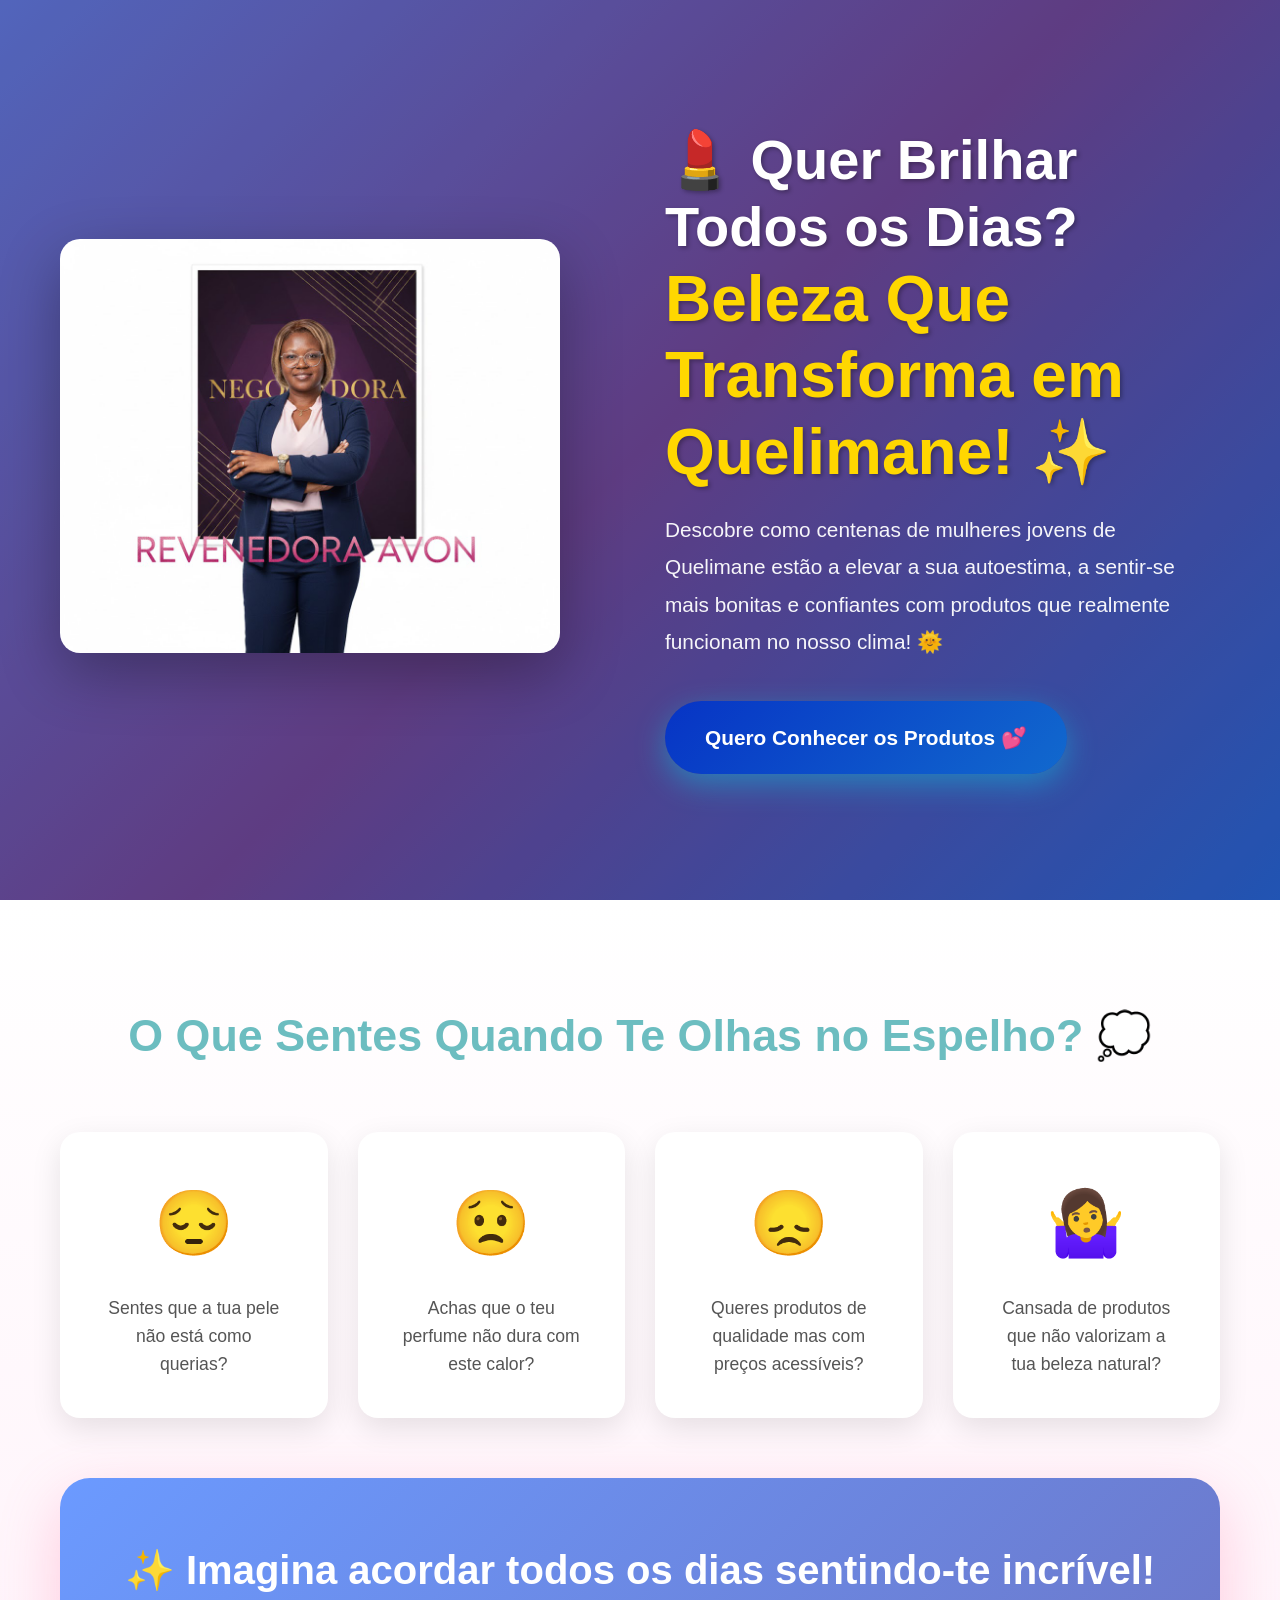
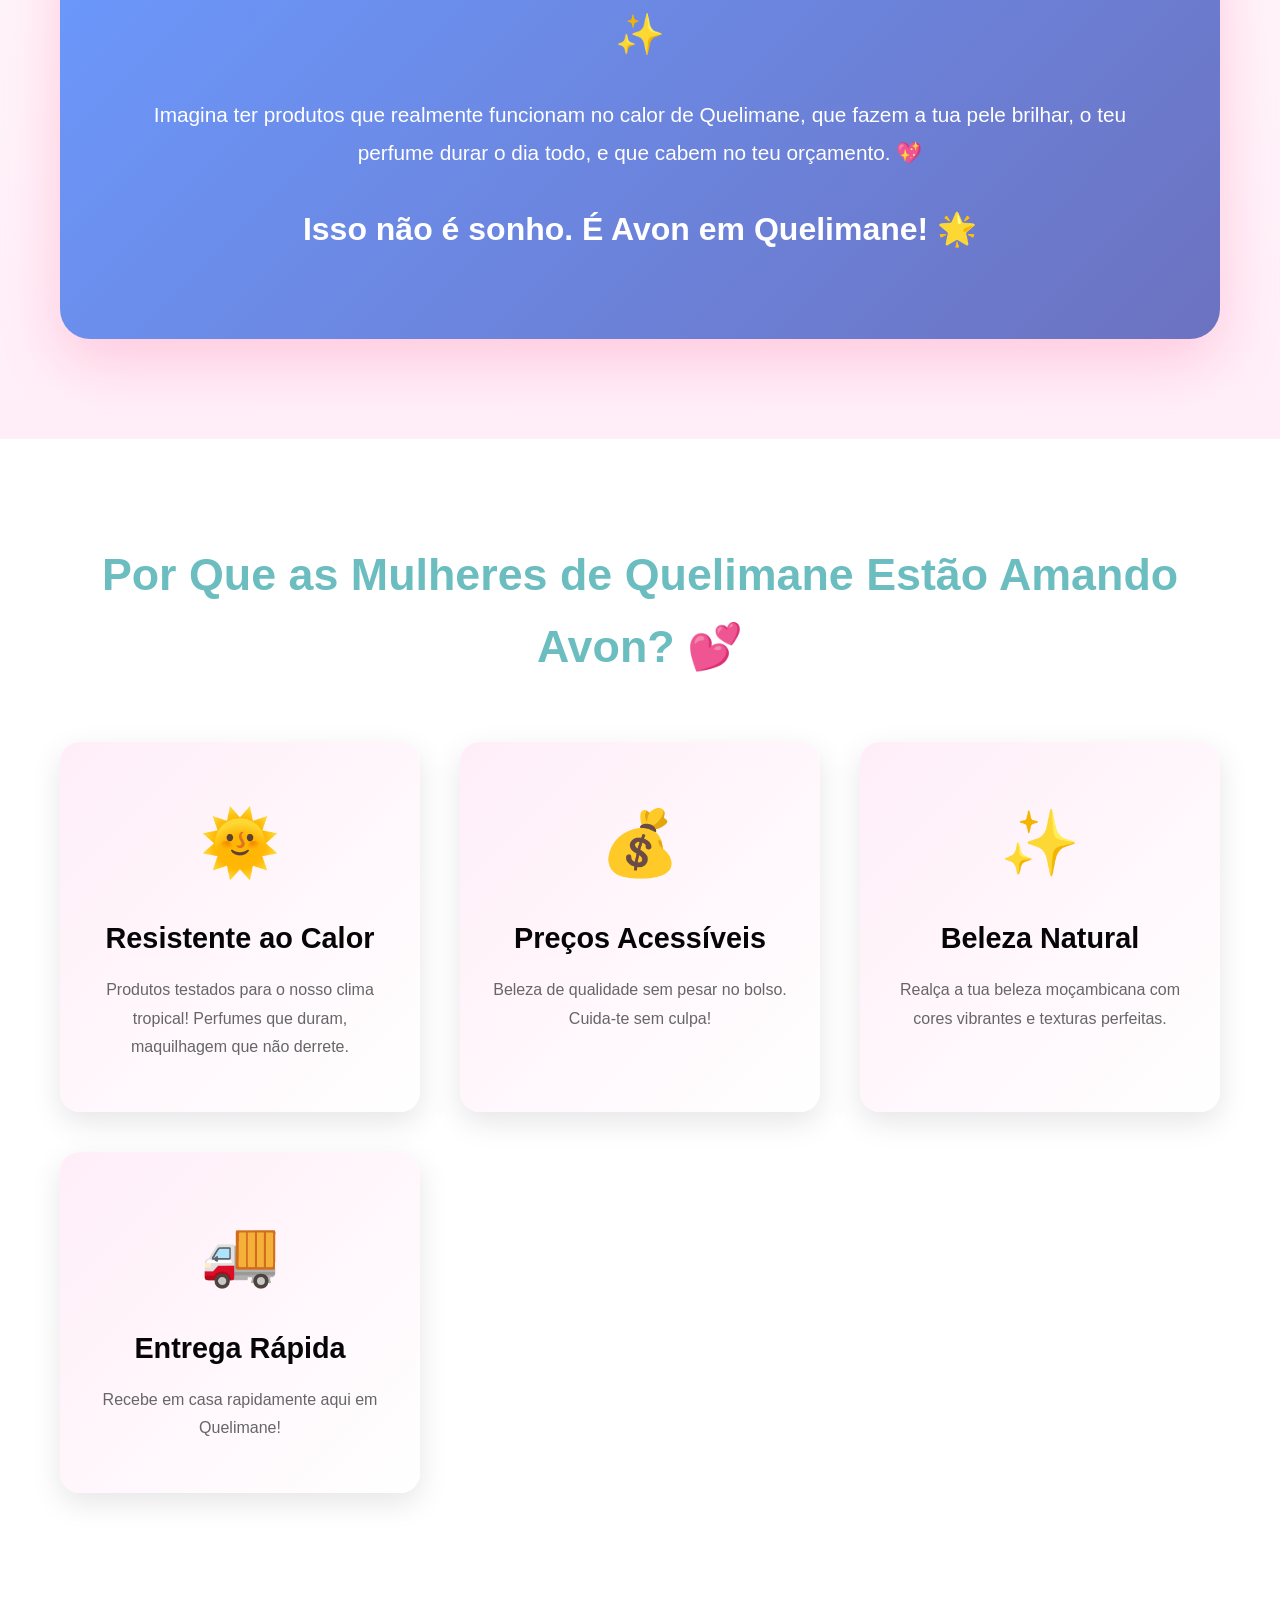
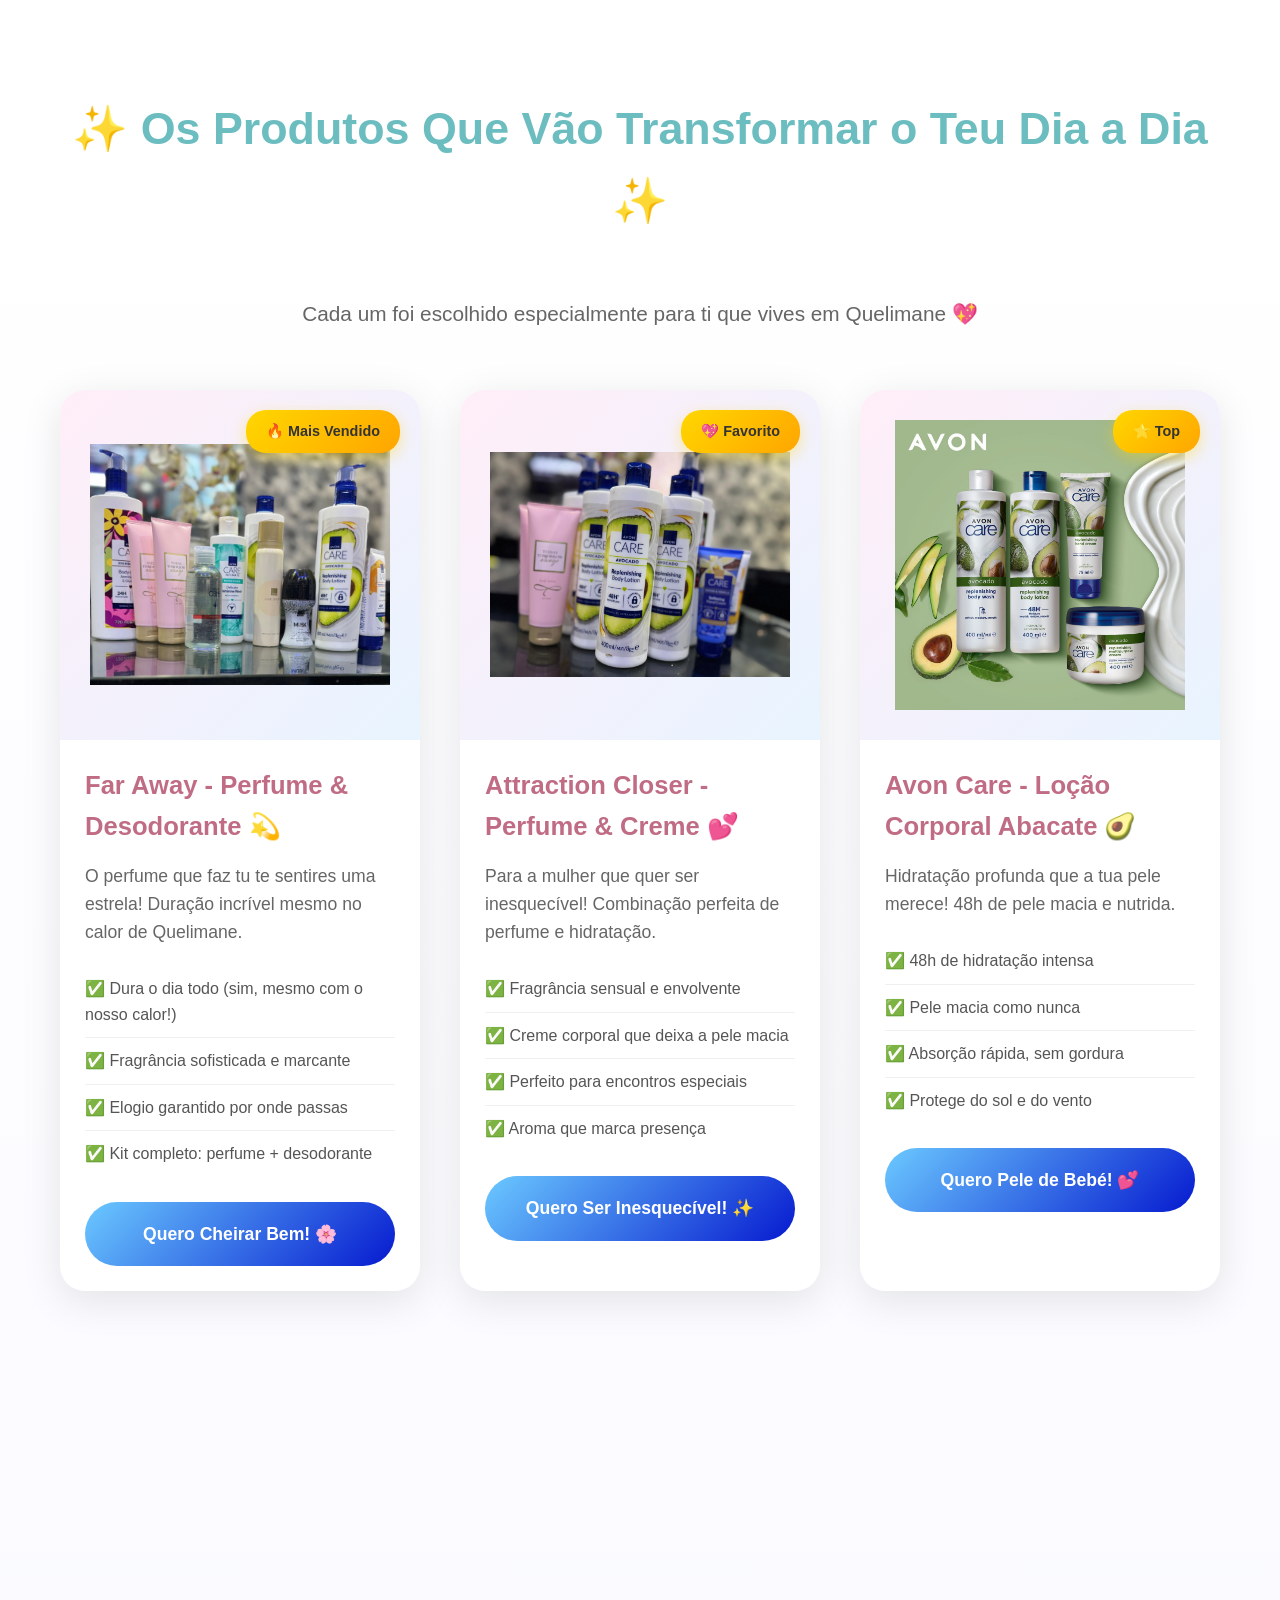
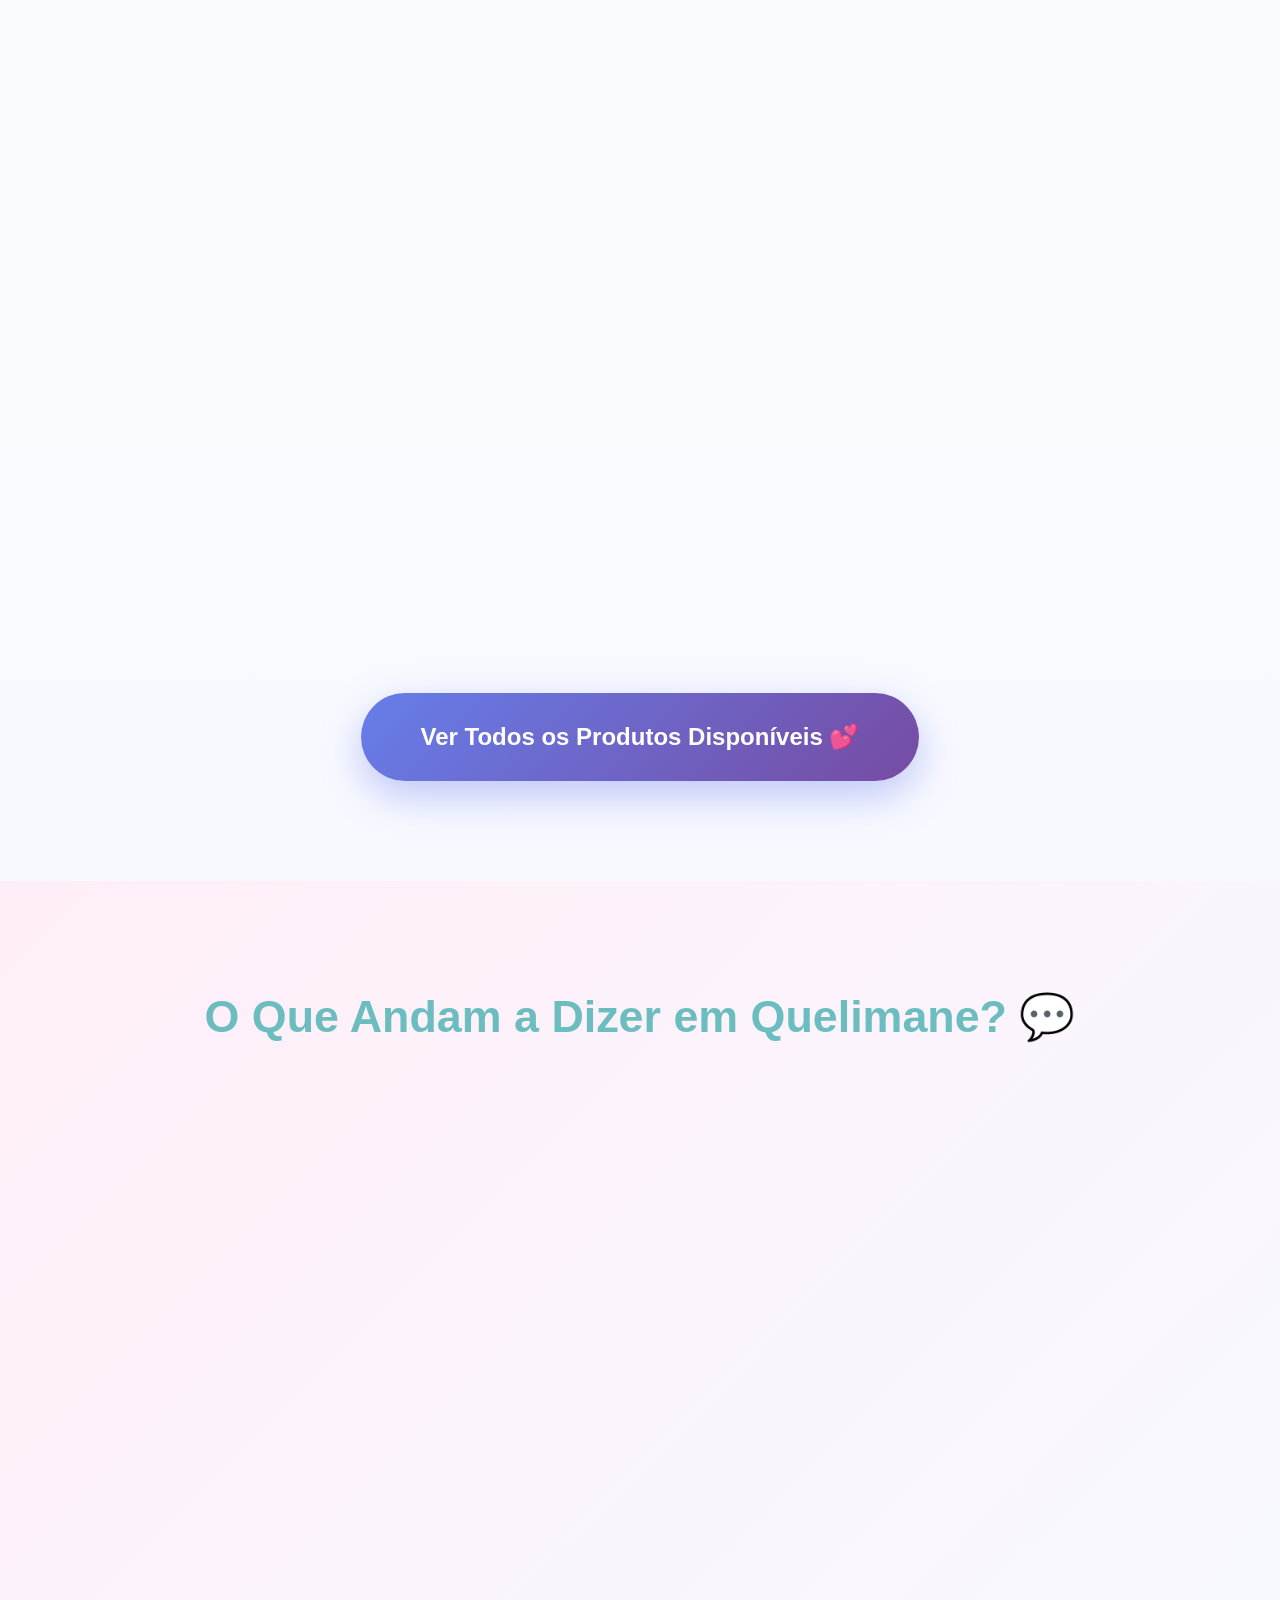
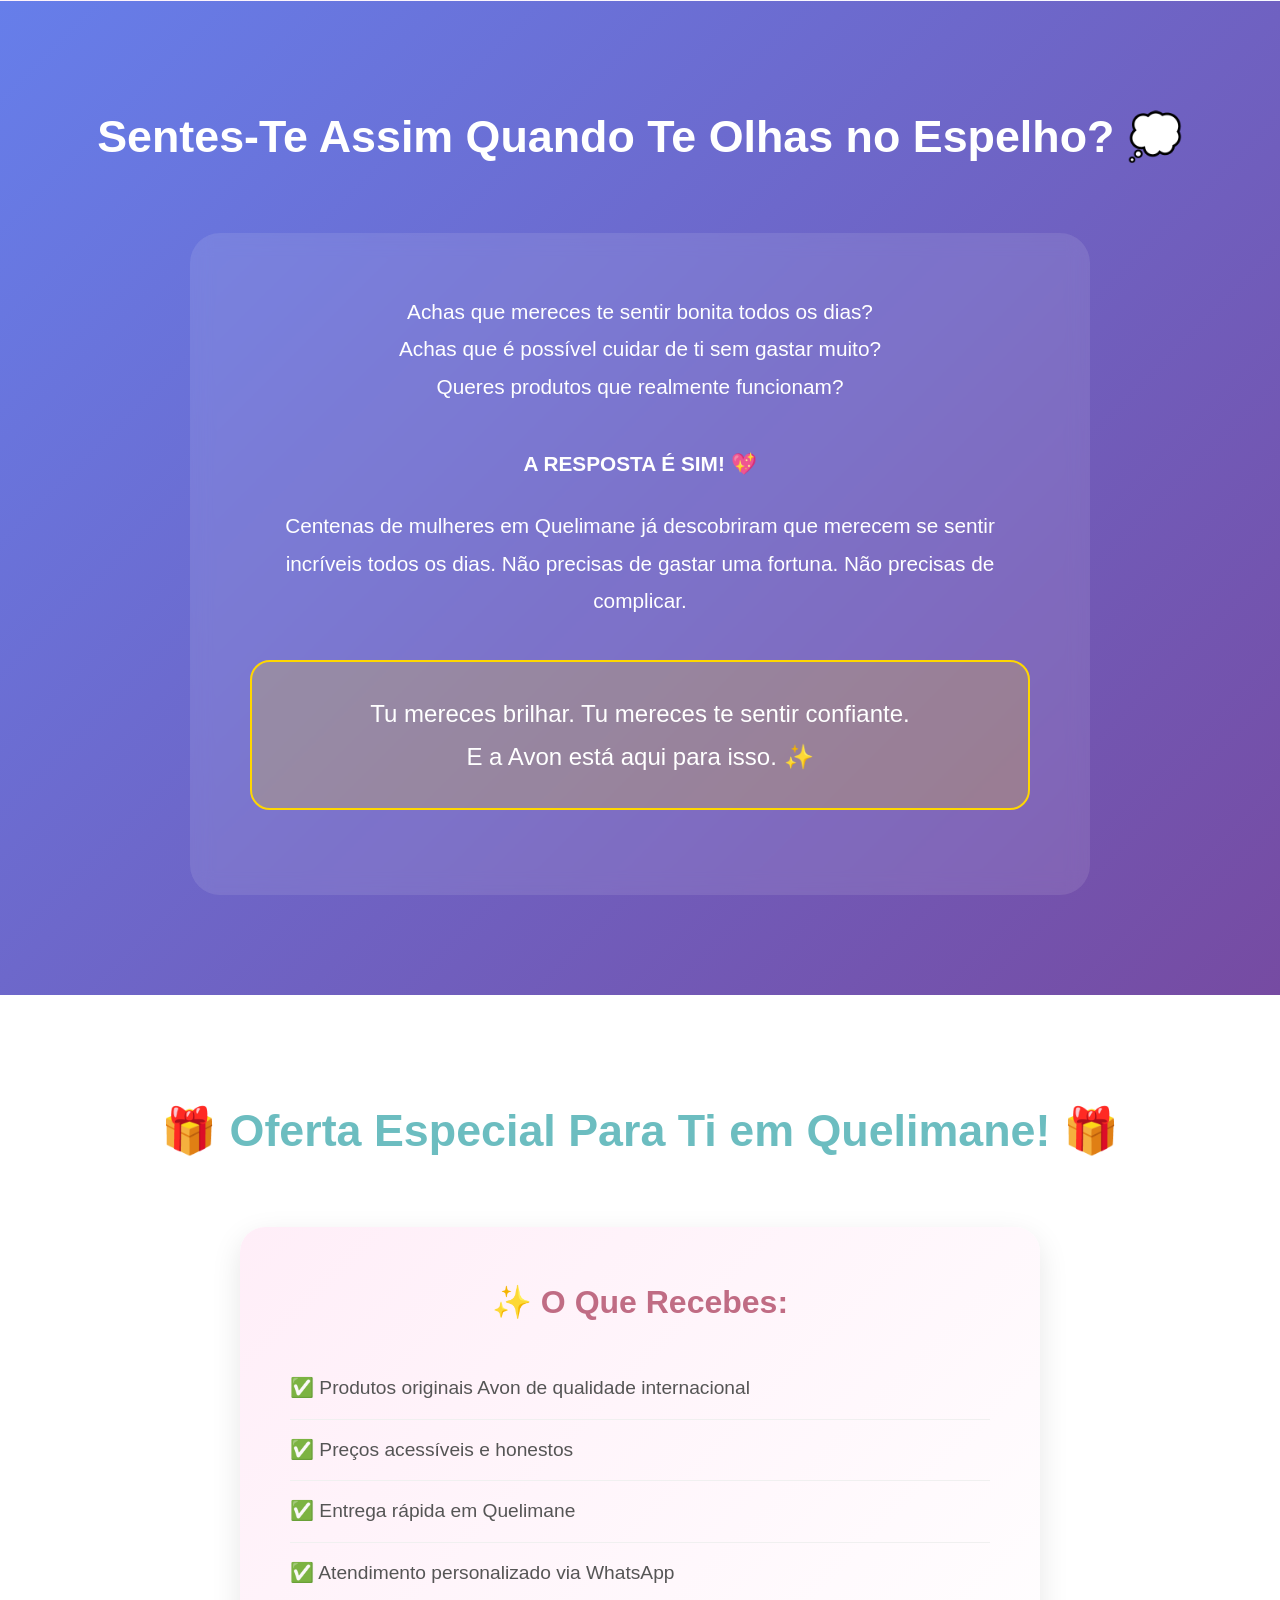
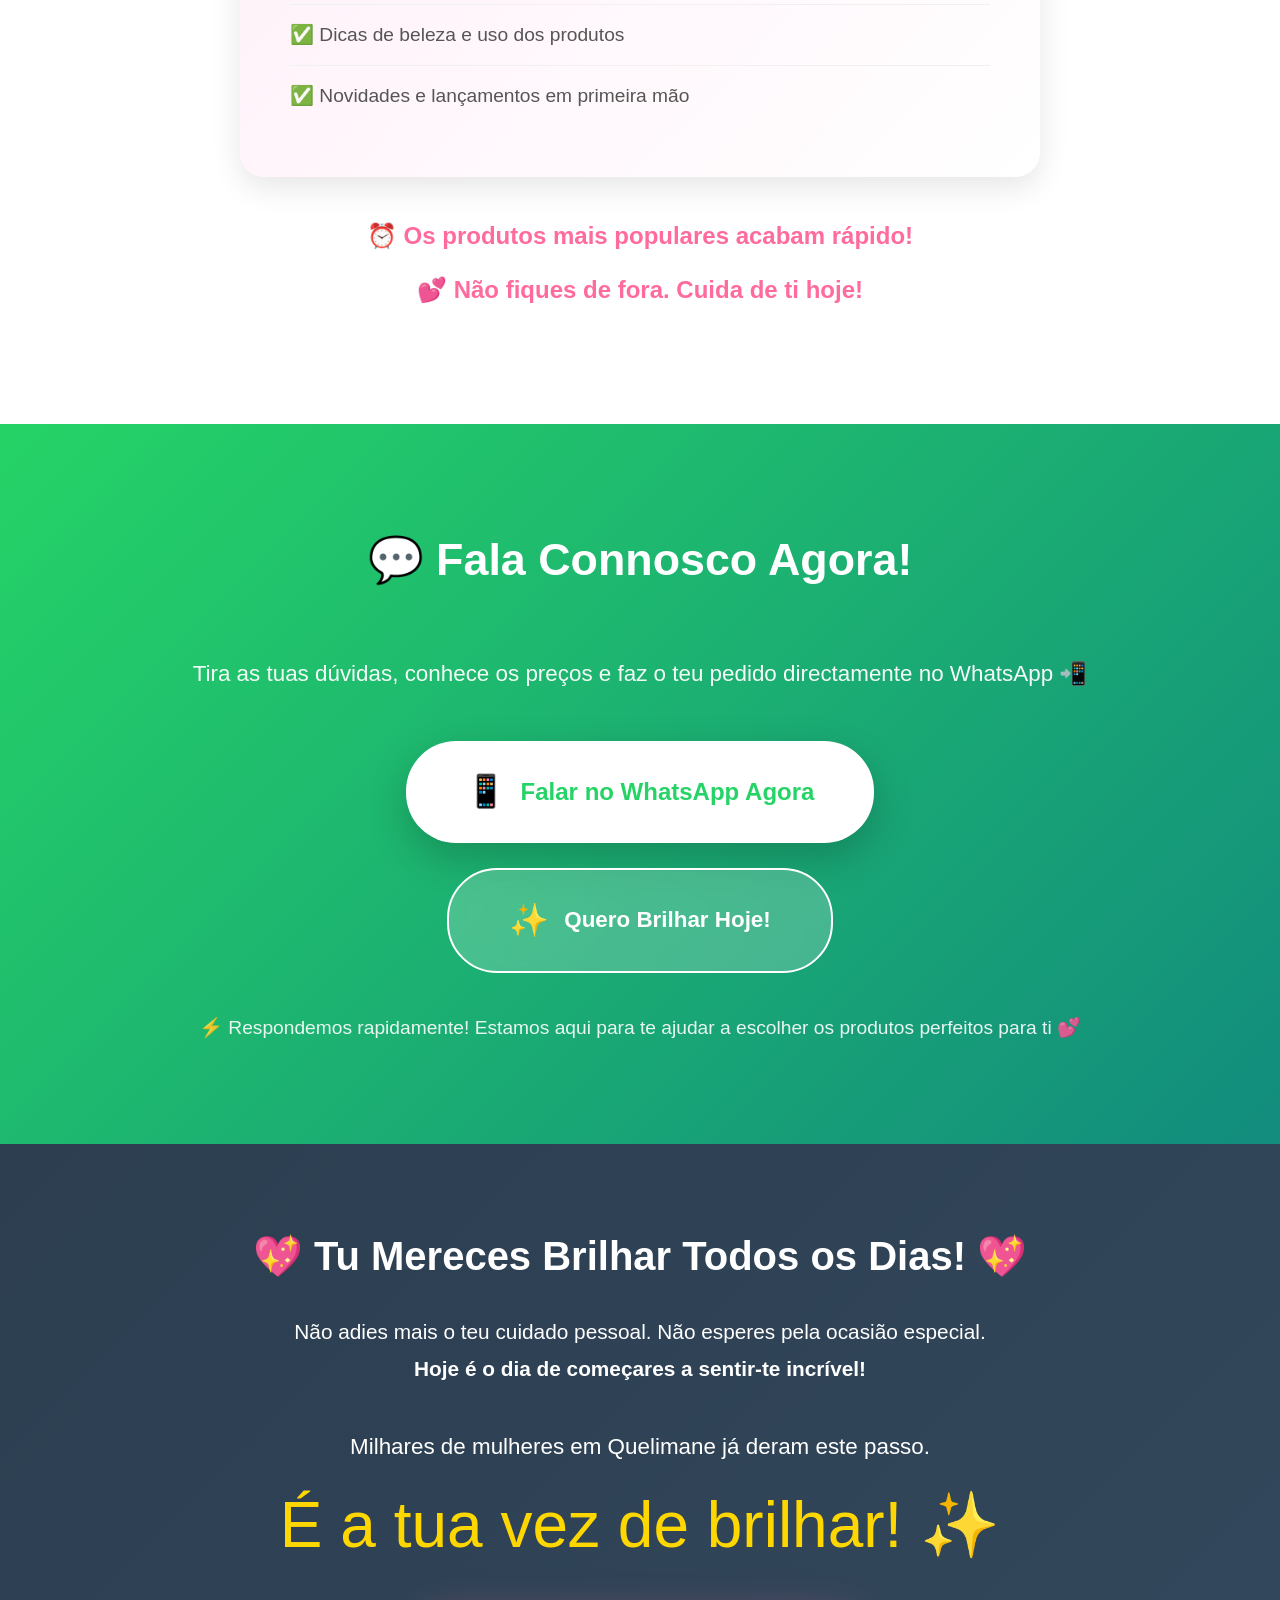
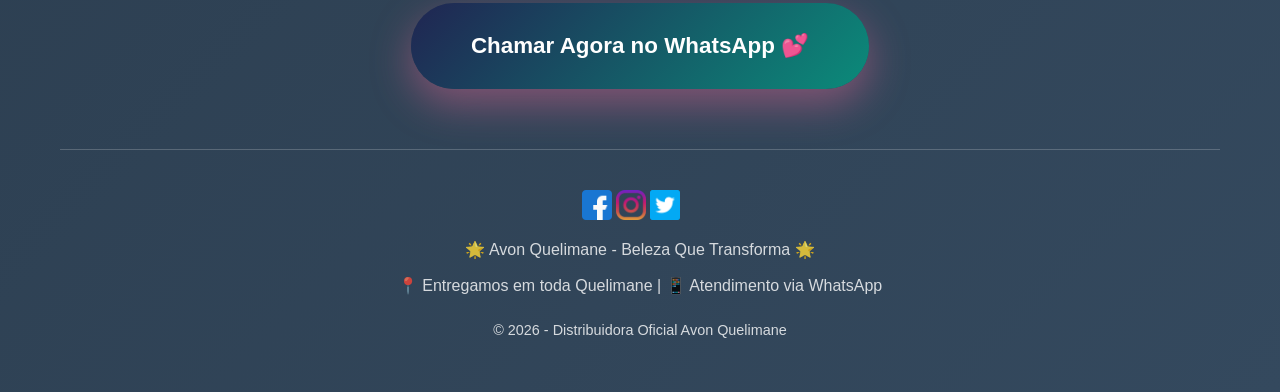
<file: index.html>
<!DOCTYPE html>
<html lang="pt-MZ">
<head>
    <meta charset="UTF-8">
    <meta name="viewport" content="width=device-width, initial-scale=1.0">
    <title>Avon Quelimane - Brilha com Confiança ✨</title>
    <link rel="stylesheet" href="assets/css/avon_styles_css.css">
    <link rel="shortcut icon" href="assets/img/Power Stay Avon_ maquiagem de longa duração _ Avon.jfif" type="image/x-icon">
</head>
<body>
    <!-- Hero Section -->
    <section class="hero">
        <div class="hero-overlay"></div>
        <div class="hero-content">
            <div class="hero-image">
                <img src="assets/img/unnamed.jpg" alt="Mulher confiante" class="model-image">
            </div>
            <div class="hero-text">
                <h1 class="headline">
                    💄 Quer Brilhar Todos os Dias?<br>
                    <span class="highlight">Beleza Que Transforma em Quelimane! ✨</span>
                </h1>
                <p class="subheadline">
                    Descobre como centenas de mulheres jovens de Quelimane estão a elevar a sua autoestima, 
                    a sentir-se mais bonitas e confiantes com produtos que realmente funcionam no nosso clima! 🌞
                </p>
                <a href="#produtos" class="cta-button pulse">Quero Conhecer os Produtos 💕</a>
            </div>
        </div>
    </section>

    <!-- Conexão Emocional -->
    <section class="emotional-connection">
        <div class="container">
            <h2 class="section-title">O Que Sentes Quando Te Olhas no Espelho? 💭</h2>
            <div class="emotion-grid">
                <div class="emotion-card">
                    <div class="emoji">😔</div>
                    <p>Sentes que a tua pele não está como querias?</p>
                </div>
                <div class="emotion-card">
                    <div class="emoji">😟</div>
                    <p>Achas que o teu perfume não dura com este calor?</p>
                </div>
                <div class="emotion-card">
                    <div class="emoji">😞</div>
                    <p>Queres produtos de qualidade mas com preços acessíveis?</p>
                </div>
                <div class="emotion-card">
                    <div class="emoji">🤷‍♀️</div>
                    <p>Cansada de produtos que não valorizam a tua beleza natural?</p>
                </div>
            </div>
            <div class="transformation-text">
                <h3>✨ Imagina acordar todos os dias sentindo-te incrível! ✨</h3>
                <p>
                    Imagina ter produtos que realmente funcionam no calor de Quelimane, 
                    que fazem a tua pele brilhar, o teu perfume durar o dia todo, 
                    e que cabem no teu orçamento. 💖
                </p>
                <p class="bold-text">Isso não é sonho. É Avon em Quelimane! 🌟</p>
            </div>
        </div>
    </section>

    <!-- Por Que Avon -->
    <section class="why-avon">
        <div class="container">
            <h2 class="section-title">Por Que as Mulheres de Quelimane Estão Amando Avon? 💕</h2>
            <div class="benefits-grid">
                <div class="benefit-card">
                    <div class="benefit-icon">🌞</div>
                    <h3>Resistente ao Calor</h3>
                    <p>Produtos testados para o nosso clima tropical! Perfumes que duram, maquilhagem que não derrete.</p>
                </div>
                <div class="benefit-card">
                    <div class="benefit-icon">💰</div>
                    <h3>Preços Acessíveis</h3>
                    <p>Beleza de qualidade sem pesar no bolso. Cuida-te sem culpa!</p>
                </div>
                <div class="benefit-card">
                    <div class="benefit-icon">✨</div>
                    <h3>Beleza Natural</h3>
                    <p>Realça a tua beleza moçambicana com cores vibrantes e texturas perfeitas.</p>
                </div>
                <div class="benefit-card">
                    <div class="benefit-icon">🚚</div>
                    <h3>Entrega Rápida</h3>
                    <p>Recebe em casa rapidamente aqui em Quelimane!</p>
                </div>
            </div>
        </div>
    </section>

    <!-- Produtos em Destaque -->
    <section id="produtos" class="products">
        <div class="container">
            <h2 class="section-title">✨ Os Produtos Que Vão Transformar o Teu Dia a Dia ✨</h2>
            <p class="section-subtitle">Cada um foi escolhido especialmente para ti que vives em Quelimane 💖</p>
            
            <div class="products-grid">
                <!-- Produto 1 -->
                <div class="product-card">
                    <div class="product-badge">🔥 Mais Vendido</div>
                    <div class="product-image">
                        <img src="assets/img/perfumes desodorants.jpg" alt="Far Away">
                    </div>
                    <h3 class="product-name">Far Away - Perfume & Desodorante 💫</h3>
                    <p class="product-description">
                        O perfume que faz tu te sentires uma estrela! Duração incrível mesmo no calor de Quelimane.
                    </p>
                    <ul class="product-benefits">
                        <li>✅ Dura o dia todo (sim, mesmo com o nosso calor!)</li>
                        <li>✅ Fragrância sofisticada e marcante</li>
                        <li>✅ Elogio garantido por onde passas</li>
                        <li>✅ Kit completo: perfume + desodorante</li>
                    </ul>
                    <a href="https://wa.me/qr/5MN6LX6SPHYSN1" class="product-cta">Quero Cheirar Bem! 🌸</a>
                </div>

                <!-- Produto 2 -->
                <div class="product-card">
                    <div class="product-badge">💖 Favorito</div>
                    <div class="product-image">
                        <img src="assets/img/mas vendido.jpg" alt="Attraction Closer">
                    </div>
                    <h3 class="product-name">Attraction Closer - Perfume & Creme 💕</h3>
                    <p class="product-description">
                        Para a mulher que quer ser inesquecível! Combinação perfeita de perfume e hidratação.
                    </p>
                    <ul class="product-benefits">
                        <li>✅ Fragrância sensual e envolvente</li>
                        <li>✅ Creme corporal que deixa a pele macia</li>
                        <li>✅ Perfeito para encontros especiais</li>
                        <li>✅ Aroma que marca presença</li>
                    </ul>
                    <a href="https://wa.me/qr/5MN6LX6SPHYSN1" class="product-cta">Quero Ser Inesquecível! ✨</a>
                </div>

                <!-- Produto 3 -->
                <div class="product-card">
                    <div class="product-badge">🌟 Top</div>
                    <div class="product-image">
                        <img src="assets/img/abacat.jpg" alt="Avon Care">
                    </div>
                    <h3 class="product-name">Avon Care - Loção Corporal Abacate 🥑</h3>
                    <p class="product-description">
                        Hidratação profunda que a tua pele merece! 48h de pele macia e nutrida.
                    </p>
                    <ul class="product-benefits">
                        <li>✅ 48h de hidratação intensa</li>
                        <li>✅ Pele macia como nunca</li>
                        <li>✅ Absorção rápida, sem gordura</li>
                        <li>✅ Protege do sol e do vento</li>
                    </ul>
                    <a href="https://wa.me/qr/5MN6LX6SPHYSN1" class="product-cta">Quero Pele de Bebé! 💕</a>
                </div>

                <!-- Produto 4 -->
                <div class="product-card">
                    <div class="product-image">
                        <img src="assets/img/outra img.jpg" alt="Eve Privée">
                    </div>
                    <h3 class="product-name">Eve Privée - Body Lotion 🌸</h3>
                    <p class="product-description">
                        Elegância e cuidado em cada aplicação. Para a mulher que não abre mão de se sentir especial.
                    </p>
                    <ul class="product-benefits">
                        <li>✅ Fragrância delicada e feminina</li>
                        <li>✅ Hidratação luxuosa</li>
                        <li>✅ Textura sedosa</li>
                        <li>✅ Sensação de spa em casa</li>
                    </ul>
                    <a href="https://wa.me/qr/5MN6LX6SPHYSN1" class="product-cta">Quero Me Sentir Especial! 👑</a>
                </div>

                <!-- Produto 5 -->
                <div class="product-card">
                    <div class="product-image">
                        <img src="assets/img/kt.jpg" alt="Kit Today Tomorrow">
                    </div>
                    <h3 class="product-name">Kit Today Tomorrow Always 💝</h3>
                    <p class="product-description">
                        O kit completo para quem quer cuidados de cabeça aos pés! Tudo o que precisas num só lugar.
                    </p>
                    <ul class="product-benefits">
                        <li>✅ Kit completo de cuidados</li>
                        <li>✅ Fragrância romântica</li>
                        <li>✅ Economia: mais produtos, melhor preço</li>
                        <li>✅ Presenteia-te ou oferece a alguém especial</li>
                    </ul>
                    <a href="https://wa.me/qr/5MN6LX6SPHYSN1" class="product-cta">Quero o Kit Completo! 🎁</a>
                </div>

                <!-- Produto 6 -->
                <div class="product-card">
                    <div class="product-image">
                        <img src="assets/img/rolons.jpg" alt="Musk">
                    </div>
                    <h3 class="product-name">Musk - Roll-On Desodorante 🌙</h3>
                    <p class="product-description">
                        Frescura que dura! O desodorante que realmente funciona no nosso clima quente.
                    </p>
                    <ul class="product-benefits">
                        <li>✅ Proteção 48h</li>
                        <li>✅ Fragrância sofisticada</li>
                        <li>✅ Não mancha a roupa</li>
                        <li>✅ Roll-on prático e económico</li>
                    </ul>
                    <a href="https://wa.me/qr/5MN6LX6SPHYSN1" class="product-cta">Quero Frescura! 🌊</a>
                </div>
            </div>

            <div class="cta-center">
                <a href="pages/avon_products_page.html" class="cta-button-large pulse">Ver Todos os Produtos Disponíveis 💕</a>
            </div>
        </div>
    </section>

    <!-- Prova Social -->
    <section class="social-proof">
        <div class="container">
            <h2 class="section-title">O Que Andam a Dizer em Quelimane? 💬</h2>
            <div class="testimonials-grid">
                <div class="testimonial-card">
                    <div class="testimonial-header">
                        <div class="testimonial-avatar">💁‍♀️</div>
                        <div>
                            <h4>Mariana, 24 anos</h4>
                            <p class="location">Baixa de Quelimane</p>
                        </div>
                    </div>
                    <p class="testimonial-text">
                        "Gente, o Far Away é vida! Uso todos os dias e até as minhas amigas perguntam que perfume é. 
                        E o melhor: dura mesmo com este calor todo! 😍"
                    </p>
                    <div class="testimonial-stars">⭐⭐⭐⭐⭐</div>
                </div>

                <div class="testimonial-card">
                    <div class="testimonial-header">
                        <div class="testimonial-avatar">✨</div>
                        <div>
                            <h4>Cláudia, 21 anos</h4>
                            <p class="location">Coalane</p>
                        </div>
                    </div>
                    <p class="testimonial-text">
                        "Comecei a usar a loção de abacate e a minha pele mudou completamente! 
                        Agora está sempre macia e hidratada. Não largo mais! 💕"
                    </p>
                    <div class="testimonial-stars">⭐⭐⭐⭐⭐</div>
                </div>

                <div class="testimonial-card">
                    <div class="testimonial-header">
                        <div class="testimonial-avatar">👸</div>
                        <div>
                            <h4>Sónia, 27 anos</h4>
                            <p class="location">Centro de Quelimane</p>
                        </div>
                    </div>
                    <p class="testimonial-text">
                        "Comprei o kit Today Tomorrow e me senti uma rainha! Produtos de qualidade, 
                        cheiro maravilhoso e preço que não assusta. Recomendo! 👑"
                    </p>
                    <div class="testimonial-stars">⭐⭐⭐⭐⭐</div>
                </div>
            </div>
        </div>
    </section>

    <!-- Seção Final Emocional -->
    <section class="final-emotional">
        <div class="container">
            <h2 class="section-title">Sentes-Te Assim Quando Te Olhas no Espelho? 💭</h2>
            <div class="mirror-section">
                <div class="mirror-content">
                    <p class="big-text">
                        Achas que mereces te sentir bonita todos os dias?<br>
                        Achas que é possível cuidar de ti sem gastar muito?<br>
                        Queres produtos que realmente funcionam?
                    </p>
                    <p class="answer-text">
                        <strong>A RESPOSTA É SIM! 💖</strong>
                    </p>
                    <p>
                        Centenas de mulheres em Quelimane já descobriram que merecem se sentir incríveis todos os dias.
                        Não precisas de gastar uma fortuna. Não precisas de complicar.
                    </p>
                    <p class="highlight-box">
                        Tu mereces brilhar. Tu mereces te sentir confiante.<br>
                        E a Avon está aqui para isso. ✨
                    </p>
                </div>
            </div>
        </div>
    </section>

    <!-- Oferta/CTA Final -->
    <section class="offer">
        <div class="container">
            <h2 class="section-title">🎁 Oferta Especial Para Ti em Quelimane! 🎁</h2>
            <div class="offer-content">
                <div class="offer-box">
                    <h3>✨ O Que Recebes:</h3>
                    <ul class="offer-list">
                        <li>✅ Produtos originais Avon de qualidade internacional</li>
                        <li>✅ Preços acessíveis e honestos</li>
                        <li>✅ Entrega rápida em Quelimane</li>
                        <li>✅ Atendimento personalizado via WhatsApp</li>
                        <li>✅ Dicas de beleza e uso dos produtos</li>
                        <li>✅ Novidades e lançamentos em primeira mão</li>
                    </ul>
                </div>
                <div class="urgency-text">
                    <p>⏰ Os produtos mais populares acabam rápido!</p>
                    <p>💕 Não fiques de fora. Cuida de ti hoje!</p>
                </div>
            </div>
        </div>
    </section>

    <!-- WhatsApp CTA -->
    <section id="whatsapp" class="whatsapp-cta">
        <div class="container">
            <h2 class="section-title">💬 Fala Connosco Agora!</h2>
            <p class="whatsapp-subtitle">
                Tira as tuas dúvidas, conhece os preços e faz o teu pedido directamente no WhatsApp 📲
            </p>
            <div class="whatsapp-buttons">
                <a href="https://wa.me/qr/5MN6LX6SPHYSN1" 
                   class="whatsapp-button pulse" target="_blank">
                    <span class="whatsapp-icon">📱</span>
                    Falar no WhatsApp Agora
                </a>
                <a href="https://wa.me/qr/5MN6LX6SPHYSN1" 
                   class="whatsapp-button-secondary pulse" target="_blank">
                    <span class="whatsapp-icon">✨</span>
                    Quero Brilhar Hoje!
                </a>
            </div>
            <p class="whatsapp-note">
                ⚡ Respondemos rapidamente! Estamos aqui para te ajudar a escolher os produtos perfeitos para ti 💕
            </p>
        </div>
    </section>

    <!-- Footer -->
    <footer class="footer">
        <div class="container">
            <div class="footer-content">
                <h3>💖 Tu Mereces Brilhar Todos os Dias! 💖</h3>
                <p>
                    Não adies mais o teu cuidado pessoal. Não esperes pela ocasião especial.<br>
                    <strong>Hoje é o dia de começares a sentir-te incrível!</strong>
                </p>
                <p class="footer-cta-text">
                    Milhares de mulheres em Quelimane já deram este passo.<br>
                    <span class="highlight">É a tua vez de brilhar! ✨</span>
                </p>
                <a href="https://wa.me/qr/5MN6LX6SPHYSN1" class="footer-button pulse">Chamar Agora no WhatsApp 💕</a>
            </div>
            <div class="footer-bottom">
                <div class="redes">
                <a href=""><img src="assets/img/facebook.png" alt="" width="30" height="A"></a>
                <a href=""><img src="assets/img/instagram.png" alt="" width="30" height="A"></a>
                <a href=""><img src="assets/img/twitter.png" alt="" width="30" height="A"></a>
                </div>
                <p>🌟 Avon Quelimane - Beleza Que Transforma 🌟</p>
                <p>📍 Entregamos em toda Quelimane | 📱 Atendimento via WhatsApp</p>
                <p class="copyright">© 2024 - Distribuidora Oficial Avon Quelimane</p>
            </div>
        </div>
    </footer>

    <!-- Botão Flutuante WhatsApp -->
    <a href="https://wa.me/qr/5MN6LX6SPHYSN1" 
       class="floating-whatsapp" target="_blank" title="Falar no WhatsApp">
        <span class="whatsapp-float-icon">💬</span>
    </a>

    <script src="assets/script/avon_script_js.js"></script>
</body>
</html>
</file>
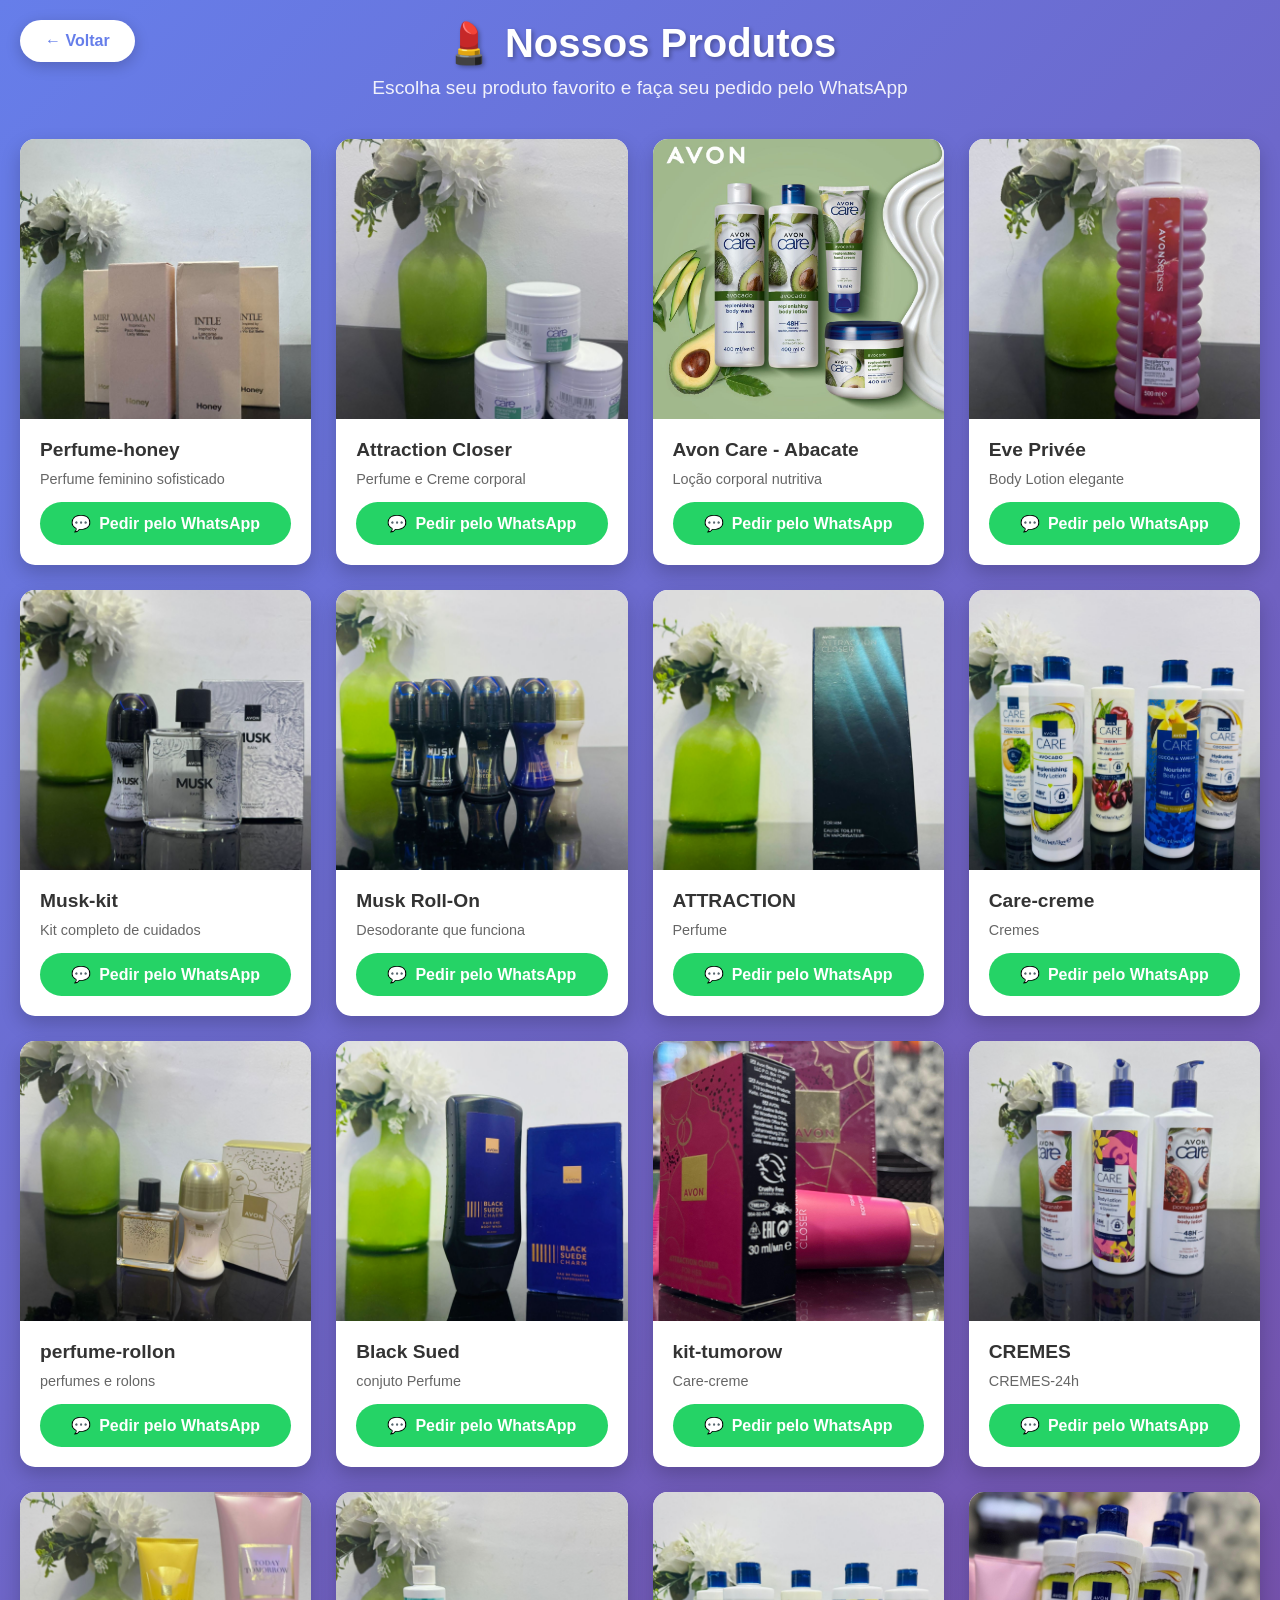
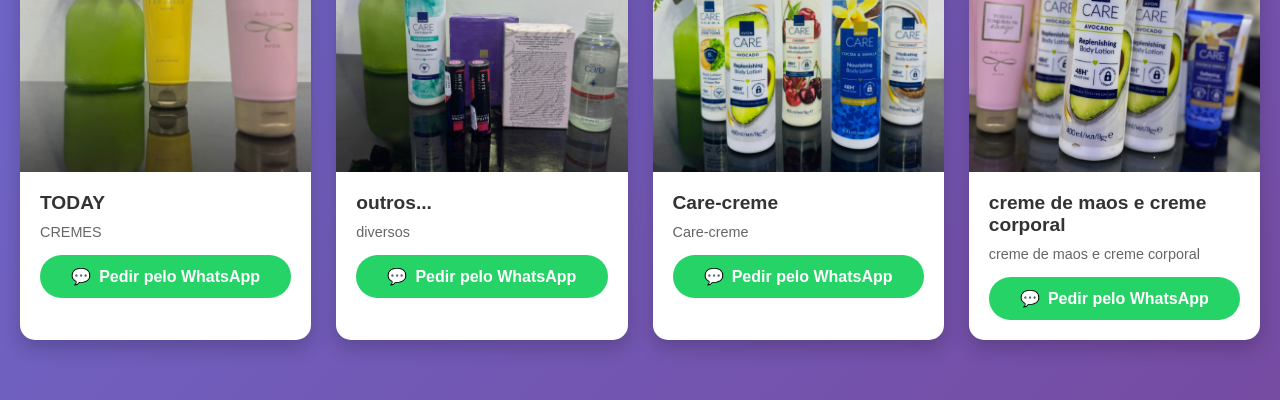
<file: pages/avon_products_page.html>
<!DOCTYPE html>
<html lang="pt-BR">
<head>
    <meta charset="UTF-8">
    <meta name="viewport" content="width=device-width, initial-scale=1.0">
    <title>Produtos - Revendedora Avon Quelimane</title>
    <link rel="shortcut icon" href="../assets/img/Power Stay Avon_ maquiagem de longa duração _ Avon.jfif" type="image/x-icon">
    <style>
        * {
            margin: 0;
            padding: 0;
            box-sizing: border-box;
        }

        body {
            font-family: 'Segoe UI', Tahoma, Geneva, Verdana, sans-serif;
            background: linear-gradient(135deg, #667eea 0%, #764ba2 100%);
            min-height: 100vh;
            padding: 20px;
        }

        .container {
            max-width: 1400px;
            margin: 0 auto;
        }

        header {
            text-align: center;
            color: white;
            margin-bottom: 40px;
        }

        header h1 {
            font-size: 2.5em;
            margin-bottom: 10px;
            text-shadow: 2px 2px 4px rgba(0,0,0,0.3);
        }

        header p {
            font-size: 1.2em;
            opacity: 0.9;
        }

        .products-grid {
            display: grid;
            grid-template-columns: repeat(auto-fill, minmax(280px, 1fr));
            gap: 25px;
            margin-bottom: 40px;
        }

        .product-card {
            background: white;
            border-radius: 15px;
            overflow: hidden;
            box-shadow: 0 8px 20px rgba(0,0,0,0.2);
            transition: transform 0.3s, box-shadow 0.3s;
            cursor: pointer;
        }

        .product-card:hover {
            transform: translateY(-10px);
            box-shadow: 0 12px 30px rgba(0,0,0,0.3);
        }

        .product-image {
            width: 100%;
            height: 280px;
            object-fit: cover;
            background: #f0f0f0;
            display: flex;
            align-items: center;
            justify-content: center;
            color: #999;
            font-size: 14px;
        }

        .product-info {
            padding: 20px;
        }

        .product-name {
            font-size: 1.2em;
            font-weight: bold;
            color: #333;
            margin-bottom: 10px;
        }

        .product-description {
            color: #666;
            font-size: 0.9em;
            margin-bottom: 15px;
        }

        .whatsapp-btn {
            background: #25D366;
            color: white;
            border: none;
            padding: 12px 20px;
            border-radius: 25px;
            width: 100%;
            font-size: 1em;
            font-weight: bold;
            cursor: pointer;
            transition: background 0.3s;
            display: flex;
            align-items: center;
            justify-content: center;
            gap: 8px;
        }

        .whatsapp-btn:hover {
            background: #1fa855;
        }

        .back-btn {
            position: fixed;
            top: 20px;
            left: 20px;
            background: white;
            color: #667eea;
            border: none;
            padding: 12px 25px;
            border-radius: 25px;
            font-size: 1em;
            font-weight: bold;
            cursor: pointer;
            box-shadow: 0 4px 15px rgba(0,0,0,0.2);
            transition: all 0.3s;
            z-index: 1000;
        }

        .back-btn:hover {
            transform: translateX(-5px);
            box-shadow: 0 6px 20px rgba(0,0,0,0.3);
        }

        @media (max-width: 768px) {
            header h1 {
                font-size: 1.8em;
            }

            .products-grid {
                grid-template-columns: repeat(auto-fill, minmax(150px, 1fr));
                gap: 15px;
            }

            .product-image {
                height: 180px;
            }

            .product-info {
                padding: 15px;
            }

            .product-name {
                font-size: 1em;
            }

            .back-btn {
                padding: 10px 20px;
                font-size: 0.9em;
            }
        }
    </style>
</head>
<body>
   <a href="../index.html"><button class="back-btn" >← Voltar</button></a> 

    <div class="container">
        <header>
            <h1>💄 Nossos Produtos</h1>
            <p>Escolha seu produto favorito e faça seu pedido pelo WhatsApp</p>
        </header>

        <div class="products-grid" id="productsGrid"></div>
    </div>
    <script>
        const whatsappNumber = '866964164';
        
        // Array de produtos - ADICIONE AS IMAGENS AQUI
        const products = [
            {
                name: 'Perfume-honey',
                description: 'Perfume feminino sofisticado',
                image: '../assets/img/perfumes.jpg' // Substitua pelo caminho da sua imagem
            },
            {
                name: 'Attraction Closer',
                description: 'Perfume e Creme corporal',
                 image: '../assets/img/img4.jpg'
            },
            {
                name: 'Avon Care - Abacate',
                description: 'Loção corporal nutritiva',
                image: '../assets/img/abacat.jpg'
            },
            {
                name: 'Eve Privée',
                description: 'Body Lotion elegante',
                image: '../assets/img/img6.jpg'
            },
            {
                name: 'Musk-kit',
                description: 'Kit completo de cuidados',
                 image: '../assets/img/kit.jpg'
            },
            {
                name: 'Musk Roll-On',
                description: 'Desodorante que funciona',
                 image: '../assets/img/img8.jpg'
            },
            {
                name: 'ATTRACTION',
                description: 'Perfume',
               image: '../assets/img/img12.jpg'
            },
            {
                name: 'Care-creme',
                description: 'Cremes',
                 image: '../assets/img/img13.jpg'
            },
            {
                name: 'perfume-rollon',
                description: 'perfumes e rolons',
                image: '../assets/img/img2.jpg'
            },
            {
                name: 'Black Sued',
                description: 'conjuto Perfume',
                 image: '../assets/img/img15.jpg'
            },
            {
                name: 'kit-tumorow',
                description: 'Care-creme',
                image: '../assets/img/favoritos.jpg'
            },
            {
                name: 'CREMES',
                description: 'CREMES-24h',
                image: '../assets/img/img17.jpg'
            },
            {
                name: 'TODAY',
                description: 'CREMES',
                image: '../assets/img/img7.jpg'
            },
            {
                name: 'outros...',
                description: 'diversos',
                image: '../assets/img/img1.jpg'
            },
            {
                name: 'Care-creme',
                description: 'Care-creme',
                image: '../assets/img/img11.jpg'
            },
            {
                name: 'creme de maos e creme corporal',
                description: 'creme de maos e creme corporal',
                 image: '../assets/img/mas vendido.jpg'
            },
        ];

        function sendToWhatsApp(product) {
            const message = encodeURIComponent(
                `Olá! Tenho interesse no produto:\n\n` +
                `📦 ${product.name}\n` +
                `${product.description}\n\n` +
                `Gostaria de mais informações!`
            );
            
            window.open(`https://wa.me/${whatsappNumber}?text=${message}`, '_blank');
        }

        function renderProducts() {
            const grid = document.getElementById('productsGrid');
            
            products.forEach((product, index) => {
                const card = document.createElement('div');
                card.className = 'product-card';
                
                card.innerHTML = `
                    <img src="${product.image}" 
                         alt="${product.name}" 
                         class="product-image"
                         onerror="this.style.display='flex'; this.innerHTML='Imagem ${index + 1}'">
                    <div class="product-info">
                        <div class="product-name">${product.name}</div>
                        <div class="product-description">${product.description}</div>
                        <button class="whatsapp-btn" onclick='sendToWhatsApp(${JSON.stringify(product)})'>
                            <span>💬</span>
                            <span>Pedir pelo WhatsApp</span>
                        </button>
                    </div>
                `;
                
                grid.appendChild(card);
            });
        }

        // Tornar a função disponível globalmente
        window.sendToWhatsApp = sendToWhatsApp;

        // Renderizar produtos ao carregar a página
        renderProducts();
    </script>
</body>
</html>
</file>
<file: assets/css/avon_styles_css.css>
/* Reset e Base */
* {
    margin: 0;
    padding: 0;
    box-sizing: border-box;
}
.redes{
    display: flex;
    gap: 4px;
   margin-left: 45%;
}
body {
    font-family: 'Segoe UI', Tahoma, Geneva, Verdana, sans-serif;
    line-height: 1.6;
    color: #333;
    overflow-x: hidden;
}

.container {
    max-width: 1200px;
    margin: 0 auto;
    padding: 0 20px;
}

/* Hero Section */
.hero {
    position: relative;
    min-height: 100vh;
    background: linear-gradient(135deg, #667eea 0%, #764ba2 50%, #2969df 100%);
    display: flex;
    align-items: center;
    justify-content: center;
    overflow: hidden;
}

.hero-overlay {
    position: absolute;
    top: 0;
    left: 0;
    width: 100%;
    height: 100%;
    background: rgba(0, 0, 0, 0.2);
}

.hero-content {
    position: relative;
    z-index: 2;
    display: grid;
    grid-template-columns: 1fr 1fr;
    gap: 50px;
    align-items: center;
    padding: 60px 20px;
    max-width: 1200px;
    margin: 0 auto;
}

.hero-image img {
    width: 100%;
    max-width: 500px;
    height: auto;
    border-radius: 20px;
    box-shadow: 0 20px 60px rgba(0, 0, 0, 0.3);
    animation: float 3s ease-in-out infinite;
}

@keyframes float {
    0%, 100% { transform: translateY(0px); }
    50% { transform: translateY(-20px); }
}

.hero-text {
    color: white;
}

.headline {
    font-size: 3.5rem;
    font-weight: 800;
    margin-bottom: 20px;
    text-shadow: 2px 2px 4px rgba(0, 0, 0, 0.3);
    line-height: 1.2;
}

.highlight {
    color: #FFD700;
    display: block;
    font-size: 4rem;
}

.subheadline {
    font-size: 1.3rem;
    margin-bottom: 40px;
    opacity: 0.95;
    line-height: 1.8;
}

/* Buttons */
.cta-button {
    display: inline-block;
    padding: 20px 40px;
    background: linear-gradient(135deg, #0734c5, #1169ce);
    color: white;
    text-decoration: none;
    border-radius: 50px;
    font-size: 1.3rem;
    font-weight: 700;
    box-shadow: 0 10px 30px rgba(3, 215, 243, 0.4);
    transition: all 0.3s ease;
}

.cta-button:hover {
    transform: translateY(-5px);
    box-shadow: 0 15px 40px rgba(17, 90, 224, 0.6);
}

.pulse {
    animation: pulse 2s infinite;
}

@keyframes pulse {
    0%, 100% { transform: scale(1); }
    50% { transform: scale(1.05); }
}

/* Emotional Connection */
.emotional-connection {
    padding: 100px 20px;
    background: linear-gradient(to bottom, #fff 0%, #ffeef8 100%);
}

.section-title {
    text-align: center;
    font-size: 2.8rem;
    color: #6cbdc0;
    margin-bottom: 60px;
    font-weight: 800;
}

.emotion-grid {
    display: grid;
    grid-template-columns: repeat(auto-fit, minmax(250px, 1fr));
    gap: 30px;
    margin-bottom: 60px;
}

.emotion-card {
    background: white;
    padding: 40px;
    border-radius: 20px;
    text-align: center;
    box-shadow: 0 10px 30px rgba(0, 0, 0, 0.1);
    transition: transform 0.3s ease;
}

.emotion-card:hover {
    transform: translateY(-10px);
}

.emoji {
    font-size: 4rem;
    margin-bottom: 20px;
}

.emotion-card p {
    font-size: 1.1rem;
    color: #555;
    line-height: 1.6;
}

.transformation-text {
    background: linear-gradient(135deg, #6b9aff, #6c72c0);
    color: white;
    padding: 60px;
    border-radius: 30px;
    text-align: center;
    box-shadow: 0 20px 60px rgba(255, 107, 157, 0.3);
}

.transformation-text h3 {
    font-size: 2.5rem;
    margin-bottom: 30px;
}

.transformation-text p {
    font-size: 1.3rem;
    margin-bottom: 20px;
    line-height: 1.8;
}

.bold-text {
    font-size: 2rem !important;
    font-weight: 800;
    margin-top: 30px !important;
}

/* Why Avon */
.why-avon {
    padding: 100px 20px;
    background: white;
}

.benefits-grid {
    display: grid;
    grid-template-columns: repeat(auto-fit, minmax(280px, 1fr));
    gap: 40px;
}

.benefit-card {
    background: linear-gradient(135deg, #ffeef8, #fff);
    padding: 50px 30px;
    border-radius: 20px;
    text-align: center;
    box-shadow: 0 10px 30px rgba(0, 0, 0, 0.1);
    transition: all 0.3s ease;
}

.benefit-card:hover {
    transform: translateY(-10px);
    box-shadow: 0 15px 40px rgba(255, 107, 157, 0.2);
}

.benefit-icon {
    font-size: 4rem;
    margin-bottom: 20px;
}

.benefit-card h3 {
    color: #070606;
    font-size: 1.8rem;
    margin-bottom: 15px;
}

.benefit-card p {
    color: #666;
    line-height: 1.8;
}

/* Products Section */
.products {
    padding: 100px 20px;
    background: linear-gradient(to bottom, #fff, #f8f9ff);
}

.section-subtitle {
    text-align: center;
    font-size: 1.3rem;
    color: #666;
    margin-bottom: 60px;
}

.products-grid {
    display: grid;
    grid-template-columns: repeat(auto-fit, minmax(320px, 1fr));
    gap: 40px;
    margin-bottom: 60px;
}

.product-card {
    background: white;
    border-radius: 25px;
    overflow: hidden;
    box-shadow: 0 10px 40px rgba(0, 0, 0, 0.1);
    transition: all 0.3s ease;
    position: relative;
}

.product-card:hover {
    transform: translateY(-15px);
    box-shadow: 0 20px 60px rgba(255, 107, 157, 0.3);
}

.product-badge {
    position: absolute;
    top: 20px;
    right: 20px;
    background: linear-gradient(135deg, #FFD700, #FFA500);
    color: #333;
    padding: 10px 20px;
    border-radius: 20px;
    font-weight: 700;
    font-size: 0.9rem;
    z-index: 10;
    box-shadow: 0 5px 15px rgba(255, 215, 0, 0.4);
}

.product-image {
    width: 100%;
    height: 350px;
    background: linear-gradient(135deg, #ffeef8, #e8f4ff);
    display: flex;
    align-items: center;
    justify-content: center;
    padding: 30px;
}

.product-image img {
    max-width: 100%;
    max-height: 100%;
    object-fit: contain;
}

.product-name {
    font-size: 1.6rem;
    color: #C06C84;
    padding: 25px 25px 15px;
    font-weight: 700;
}

.product-description {
    padding: 0 25px 20px;
    color: #666;
    font-size: 1.1rem;
    line-height: 1.6;
}

.product-benefits {
    list-style: none;
    padding: 0 25px 25px;
}

.product-benefits li {
    padding: 10px 0;
    color: #555;
    font-size: 1rem;
    border-bottom: 1px solid #f0f0f0;
}

.product-benefits li:last-child {
    border-bottom: none;
}

.product-cta {
    display: block;
    margin: 0 25px 25px;
    padding: 18px;
    background: linear-gradient(135deg, #6bc9ff, #061acf);
    color: white;
    text-align: center;
    text-decoration: none;
    border-radius: 50px;
    font-weight: 700;
    font-size: 1.1rem;
    transition: all 0.3s ease;
}

.product-cta:hover {
    transform: scale(1.05);
    box-shadow: 0 10px 30px rgba(255, 107, 157, 0.4);
}

.cta-center {
    text-align: center;
    margin-top: 60px;
}

.cta-button-large {
    display: inline-block;
    padding: 25px 60px;
    background: linear-gradient(135deg, #667eea, #764ba2);
    color: white;
    text-decoration: none;
    border-radius: 50px;
    font-size: 1.5rem;
    font-weight: 700;
    box-shadow: 0 15px 40px rgba(102, 126, 234, 0.4);
    transition: all 0.3s ease;
}

.cta-button-large:hover {
    transform: translateY(-5px);
    box-shadow: 0 20px 50px rgba(102, 126, 234, 0.6);
}

/* Social Proof */
.social-proof {
    padding: 100px 20px;
    background: linear-gradient(135deg, #ffeef8, #f8f9ff);
}

.testimonials-grid {
    display: grid;
    grid-template-columns: repeat(auto-fit, minmax(320px, 1fr));
    gap: 40px;
}

.testimonial-card {
    background: white;
    padding: 40px;
    border-radius: 20px;
    box-shadow: 0 10px 30px rgba(0, 0, 0, 0.1);
}

.testimonial-header {
    display: flex;
    align-items: center;
    gap: 15px;
    margin-bottom: 20px;
}

.testimonial-avatar {
    font-size: 3rem;
}

.testimonial-header h4 {
    color: #C06C84;
    font-size: 1.3rem;
}

.location {
    color: #999;
    font-size: 0.9rem;
}

.testimonial-text {
    color: #555;
    font-size: 1.1rem;
    line-height: 1.8;
    margin-bottom: 20px;
    font-style: italic;
}

.testimonial-stars {
    font-size: 1.3rem;
}

/* Final Emotional */
.final-emotional {
    padding: 100px 20px;
    background: linear-gradient(135deg, #667eea, #764ba2);
    color: white;
}

.final-emotional .section-title {
    color: white;
}

.mirror-section {
    max-width: 900px;
    margin: 0 auto;
}

.mirror-content {
    background: rgba(255, 255, 255, 0.1);
    backdrop-filter: blur(10px);
    padding: 60px;
    border-radius: 30px;
    text-align: center;
}

.big-text {
    font-size: 1.8rem;
    line-height: 2;
    margin-bottom: 40px;
}

.answer-text {
    font-size: 2.5rem;
    margin: 40px 0;
}

.mirror-content p {
    font-size: 1.3rem;
    line-height: 1.8;
    margin-bottom: 25px;
}

.highlight-box {
    background: rgba(255, 215, 0, 0.2);
    padding: 30px;
    border-radius: 20px;
    font-size: 1.5rem !important;
    border: 2px solid #FFD700;
    margin-top: 40px !important;
}

/* Offer Section */
.offer {
    padding: 100px 20px;
    background: white;
}

.offer-content {
    max-width: 800px;
    margin: 0 auto;
}

.offer-box {
    background: linear-gradient(135deg, #ffeef8, #fff);
    padding: 50px;
    border-radius: 25px;
    margin-bottom: 40px;
    box-shadow: 0 10px 30px rgba(0, 0, 0, 0.1);
}

.offer-box h3 {
    color: #C06C84;
    font-size: 2rem;
    margin-bottom: 30px;
    text-align: center;
}

.offer-list {
    list-style: none;
}

.offer-list li {
    padding: 15px 0;
    font-size: 1.2rem;
    color: #555;
    border-bottom: 1px solid #f0f0f0;
}

.offer-list li:last-child {
    border-bottom: none;
}

.urgency-text {
    text-align: center;
}

.urgency-text p {
    font-size: 1.5rem;
    color: #FF6B9D;
    font-weight: 700;
    margin: 15px 0;
}

/* WhatsApp CTA */
.whatsapp-cta {
    padding: 100px 20px;
    background: linear-gradient(135deg, #25D366, #128C7E);
    color: white;
}

.whatsapp-cta .section-title {
    color: white;
}

.whatsapp-subtitle {
    text-align: center;
    font-size: 1.4rem;
    margin-bottom: 50px;
    opacity: 0.95;
}

.whatsapp-buttons {
    display: flex;
    flex-direction: column;
    align-items: center;
    gap: 25px;
    margin-bottom: 40px;
}

.whatsapp-button {
    display: inline-flex;
    align-items: center;
    gap: 15px;
    padding: 25px 60px;
    background: white;
    color: #25D366;
    text-decoration: none;
    border-radius: 50px;
    font-size: 1.5rem;
    font-weight: 700;
    box-shadow: 0 15px 40px rgba(0, 0, 0, 0.2);
    transition: all 0.3s ease;
}

.whatsapp-button:hover {
    transform: translateY(-5px);
    box-shadow: 0 20px 50px rgba(0, 0, 0, 0.3);
}

.whatsapp-button-secondary {
    display: inline-flex;
    align-items: center;
    gap: 15px;
    padding: 25px 60px;
    background: rgba(255, 255, 255, 0.2);
    backdrop-filter: blur(10px);
    color: white;
    text-decoration: none;
    border-radius: 50px;
    font-size: 1.4rem;
    font-weight: 700;
    border: 2px solid white;
    transition: all 0.3s ease;
}

.whatsapp-button-secondary:hover {
    background: rgba(255, 255, 255, 0.3);
    transform: translateY(-5px);
}

.whatsapp-icon {
    font-size: 2rem;
}

.whatsapp-note {
    text-align: center;
    font-size: 1.2rem;
    opacity: 0.9;
}

/* Footer */
.footer {
    background: linear-gradient(135deg, #2c3e50, #34495e);
    color: white;
    padding: 80px 20px 40px;
}

.footer-content {
    text-align: center;
    max-width: 800px;
    margin: 0 auto 60px;
}

.footer-content h3 {
    font-size: 2.5rem;
    margin-bottom: 25px;
}

.footer-content p {
    font-size: 1.3rem;
    line-height: 1.8;
    margin-bottom: 20px;
}

.footer-cta-text {
    margin: 40px 0;
    font-size: 1.4rem !important;
}

.footer-button {
    display: inline-block;
    padding: 25px 60px;
    background: linear-gradient(135deg, #202552, #0b8b7a);
    color: white;
    text-decoration: none;
    border-radius: 50px;
    font-size: 1.4rem;
    font-weight: 700;
    box-shadow: 0 15px 40px rgba(255, 107, 157, 0.4);
    transition: all 0.3s ease;
}

.footer-button:hover {
    transform: translateY(-5px);
    box-shadow: 0 20px 50px rgba(255, 107, 157, 0.6);
}

.footer-bottom {
    text-align: center;
    padding-top: 40px;
    border-top: 1px solid rgba(255, 255, 255, 0.2);
}

.footer-bottom p {
    margin: 10px 0;
    opacity: 0.8;
}

.copyright {
    font-size: 0.9rem;
    margin-top: 20px !important;
}

/* Floating WhatsApp Button */
.floating-whatsapp {
    position: fixed;
    bottom: 30px;
    right: 30px;
    width: 70px;
    height: 70px;
    background: #25D366;
    border-radius: 50%;
    display: flex;
    align-items: center;
    justify-content: center;
    box-shadow: 0 10px 30px rgba(37, 211, 102, 0.5);
    z-index: 1000;
    transition: all 0.3s ease;
    animation: bounce 2s infinite;
}

.floating-whatsapp:hover {
    transform: scale(1.1);
    box-shadow: 0 15px 40px rgba(37, 211, 102, 0.7);
}

.whatsapp-float-icon {
    font-size: 2.5rem;
}

@keyframes bounce {
    0%, 100% { transform: translateY(0); }
    50% { transform: translateY(-15px); }
}

/* Responsive Design */
@media (max-width: 1024px) {
    .hero-content {
        grid-template-columns: 1fr;
        text-align: center;
    }
    
    .headline {
        font-size: 2.8rem;
    }
    
    .highlight {
        font-size: 3.2rem;
    }
}

@media (max-width: 768px) {
    .headline {
        font-size: 2.2rem;
    }
    
    .highlight {
        font-size: 2.5rem;
    }
    
    .subheadline {
        font-size: 1.1rem;
    }
    
    .section-title {
        font-size: 2.2rem;
    }
    
    .products-grid,
    .testimonials-grid,
    .benefits-grid {
        grid-template-columns: 1fr;
    }
    
    .cta-button,
    .whatsapp-button,
    .cta-button-large {
        font-size: 1.2rem;
        padding: 18px 30px;
    }
    
    .mirror-content,
    .offer-box {
        padding: 30px 20px;
    }
    
    .big-text {
        font-size: 1.4rem;
    }
}

@media (max-width: 480px) {
    .headline {
        font-size: 1.8rem;
    }
    
    .highlight {
        font-size: 2rem;
    }
    
    .floating-whatsapp {
        width: 60px;
        height: 60px;
        bottom: 20px;
        right: 20px;
    }
    
    .whatsapp-float-icon {
        font-size: 2rem;
    }
}
</file>
